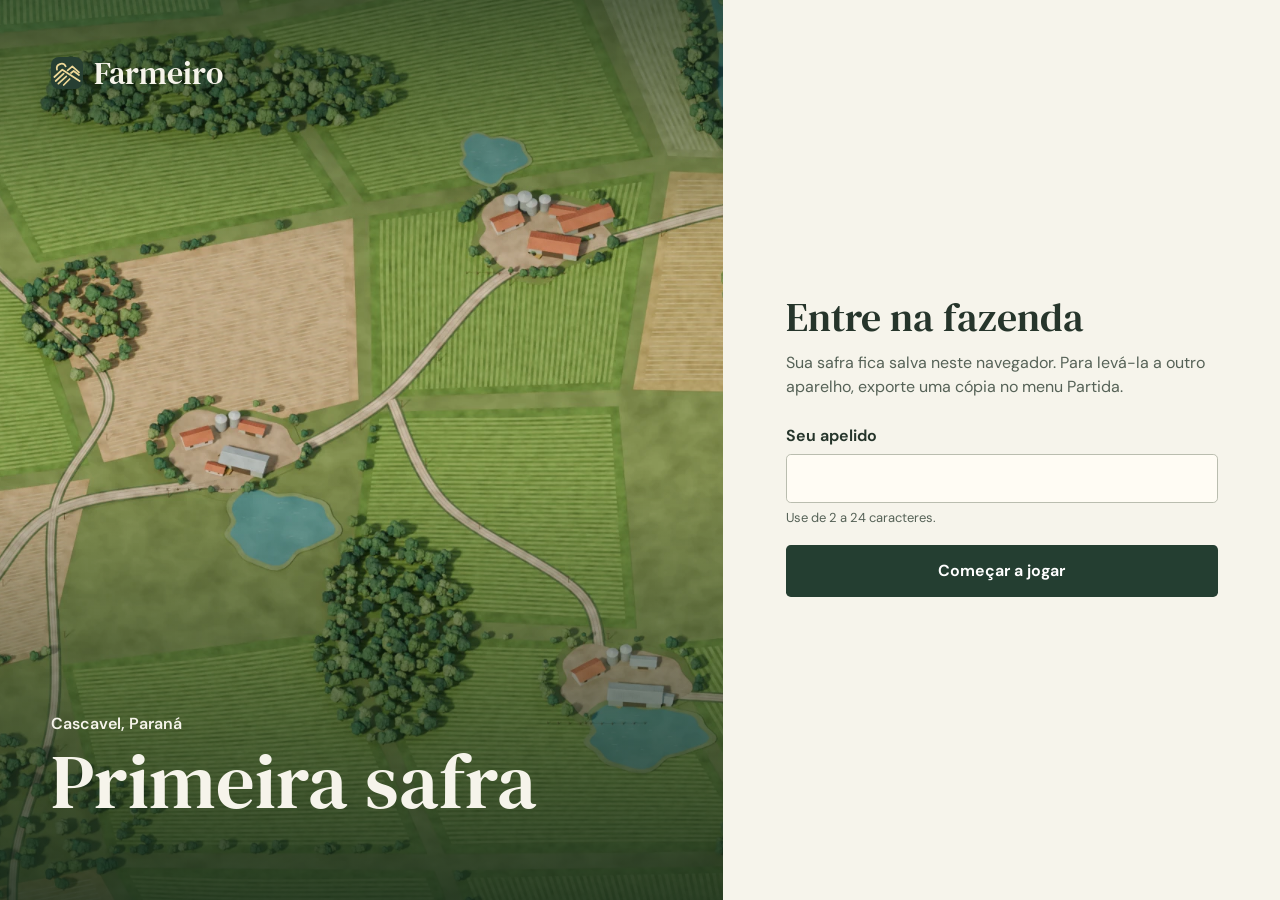
<file: index.html>
<!doctype html>
<html lang="pt-BR">
  <head>
    <meta charset="utf-8" />
    <meta name="viewport" content="width=device-width,initial-scale=1" />
    <meta name="theme-color" content="#243e31" />
    <title>Farmeiro | Primeira safra</title>
    <link rel="icon" href="./assets/marca.svg" type="image/svg+xml" />
    <link rel="stylesheet" href="./conta.css?v=65fb2d3040bd" />
    <style>
      #entry-title { overflow-wrap: anywhere; }
    </style>
    <script src="./perfil.js?v=836b3d10d109" defer></script>
    <script src="./entrada.js?v=a1baf0fd41f7" defer></script>
  </head>
  <body>
    <main class="entry">
      <div class="landscape">
        <img class="region" src="./assets/mapa.webp" alt="Mapa das propriedades rurais na região de Cascavel" />
        <div class="brand"><img src="./assets/marca.svg" alt="" /> Farmeiro</div>
        <div class="map-caption">
          <p>Cascavel, Paraná</p>
          <h1>Primeira safra</h1>
        </div>
      </div>
      <section class="entry-form" aria-labelledby="entry-title">
        <div class="inner">
          <h2 id="entry-title">Entre na fazenda</h2>
          <p id="local-save">Sua safra fica salva neste navegador. Para levá-la a outro aparelho, exporte uma cópia no menu Partida.</p>
          <form id="profile-form" hidden>
            <label for="nickname">Seu apelido</label>
            <input id="nickname" name="nickname" autocomplete="nickname" required minlength="2" maxlength="24"
              spellcheck="false" aria-describedby="nick-help form-error" />
            <small id="nick-help">Use de 2 a 24 caracteres.</small>
            <button type="submit" class="primary">Começar a jogar</button>
          </form>
          <a id="resume" class="primary" href="./jogar/" hidden>Continuar safra</a>
          <p id="form-error" class="error" role="alert"></p>
          <noscript>Ative o JavaScript do navegador para jogar.</noscript>
        </div>
      </section>
    </main>
  </body>
</html>
</file>
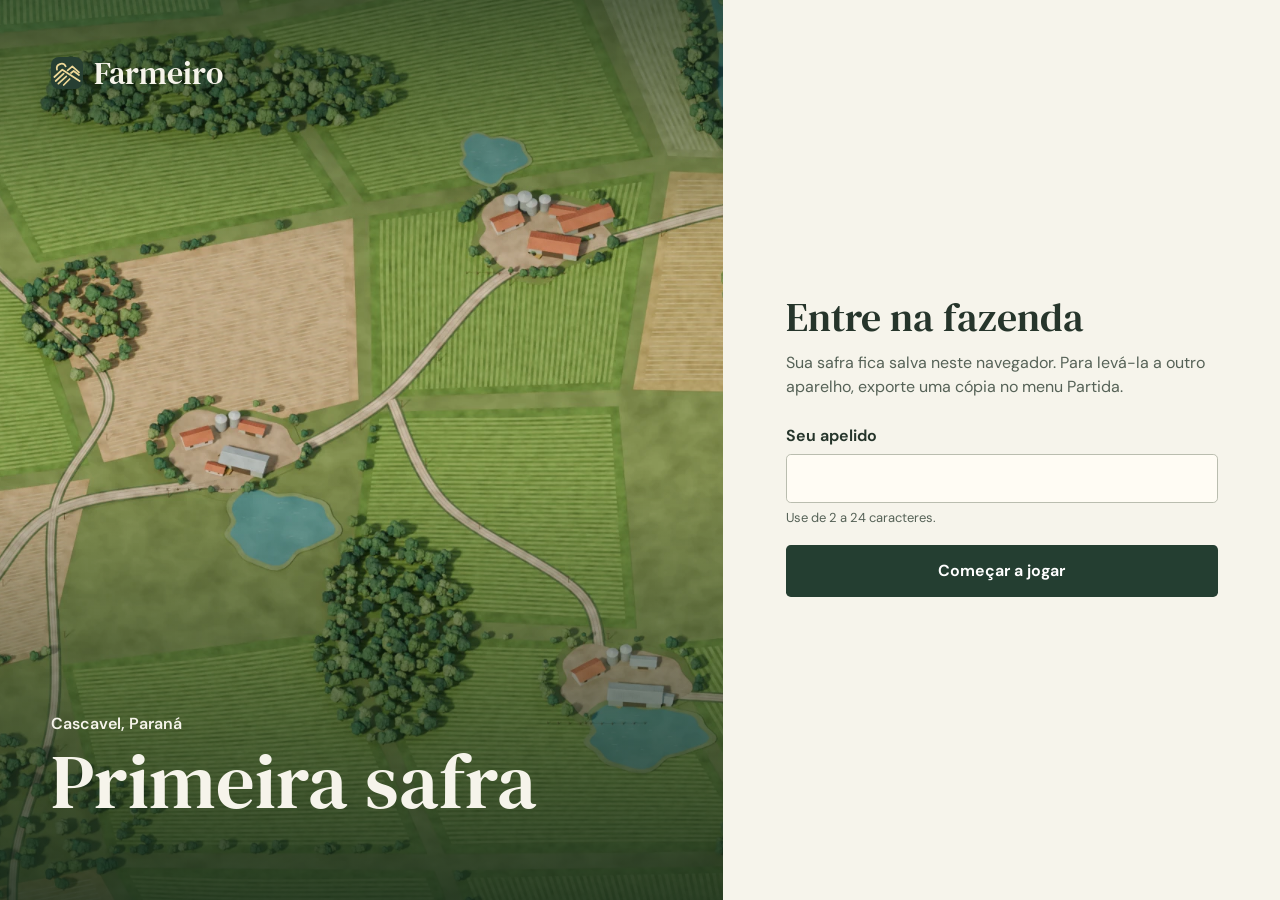
<file: jogar/index.html>
<!doctype html>
<html lang="pt-BR">
  <head>
    <base href="../" />
    <meta charset="utf-8" />
    <meta name="viewport" content="width=device-width,initial-scale=1" />
    <meta name="theme-color" content="#223d32" />
    <title>Farmeiro | Primeira safra</title>
    <link rel="icon" href="assets/marca.svg" type="image/svg+xml" />
    <link rel="stylesheet" href="style.css?v=1dd786490335" />
    <link rel="stylesheet" href="colheitadeira.css?v=6ad8cabf051a" />
    <link rel="stylesheet" href="caminhao.css?v=6deca9695f35" />
    <script type="importmap">
      {
        "imports": {
          "farmeiro/cabine": "./art/cabine-3d.mjs?v=1051b1e507fc",
          "farmeiro/caminhao": "./art/caminhao-3d.mjs?v=1d1004fec2f3",
          "three": "./assets/vendor/three-0.187.0/build/three.module.js",
          "three/addons/": "./assets/vendor/three-0.187.0/examples/jsm/"
        }
      }
    </script>
  </head>
  <body>
    <header id="top"></header>
    <div id="shell">
      <nav id="rail" aria-label="Navegação da fazenda"></nav>
      <main>
        <div id="heading"></div>
        <div id="layout">
          <section id="territory" aria-label="Mapa estratégico">
            <div id="map">
              <div id="viewport">
                <div id="world">
                  <img
                    id="terrain"
                    src="assets/mapa.webp"
                    alt="Vista aérea da região agrícola, com talhões, estradas, sedes e reservatórios"
                    draggable="false"
                  />
                  <canvas id="crops" aria-hidden="true"></canvas>
                  <div id="pins"></div>
                </div>
              </div>
              <div id="map-caption"></div>
              <div id="weather"></div>
              <div id="cartography"></div>
              <div id="map-tools"></div>
            </div>
            <div id="below"></div>
          </section>
          <div id="field-desk">
            <aside id="notebook" aria-label="Caderno de campo"></aside>
            <section id="home-stories" aria-label="Desafios da safra" hidden></section>
          </div>
        </div>
      </main>
    </div>
    <dialog id="dialog"><div id="dialog-content"></div></dialog>
    <div id="toast" role="status" aria-live="polite"></div>
    <noscript>Ative o JavaScript para jogar a primeira safra.</noscript>
    <script src="icons.js?v=615c3ce16a7f"></script>
    <script src="dados/clima/series.js?v=7f47fc9800f9"></script>
    <script src="clima-regional.js?v=780010a3013b"></script>
    <script src="mercado.js?v=1aafec2c9fe5"></script>
    <script src="engine.js?v=fc928d0fb683"></script>
    <script src="desafios/r01.js?v=17eaccf38391"></script>
    <script src="geometry.js?v=e4abfe00b907"></script>
    <script src="perfil.js?v=836b3d10d109" data-perfil-local></script>
    <script src="game.js?v=f8aa1b930a6f"></script>
    <script src="panels.js?v=560cb73c9718"></script>
    <script src="colheitadeira.js?v=ad959fda68c2"></script>
    <script src="caminhao.js?v=50b3c1eab5b5"></script>
    <script src="escoamento.js?v=105d195c0c6a"></script>
    <script src="operacao.js?v=bda4c4ca0163"></script>
    <script src="actions.js?v=ea5292adc7d2"></script>
  </body>
</html>
</file>
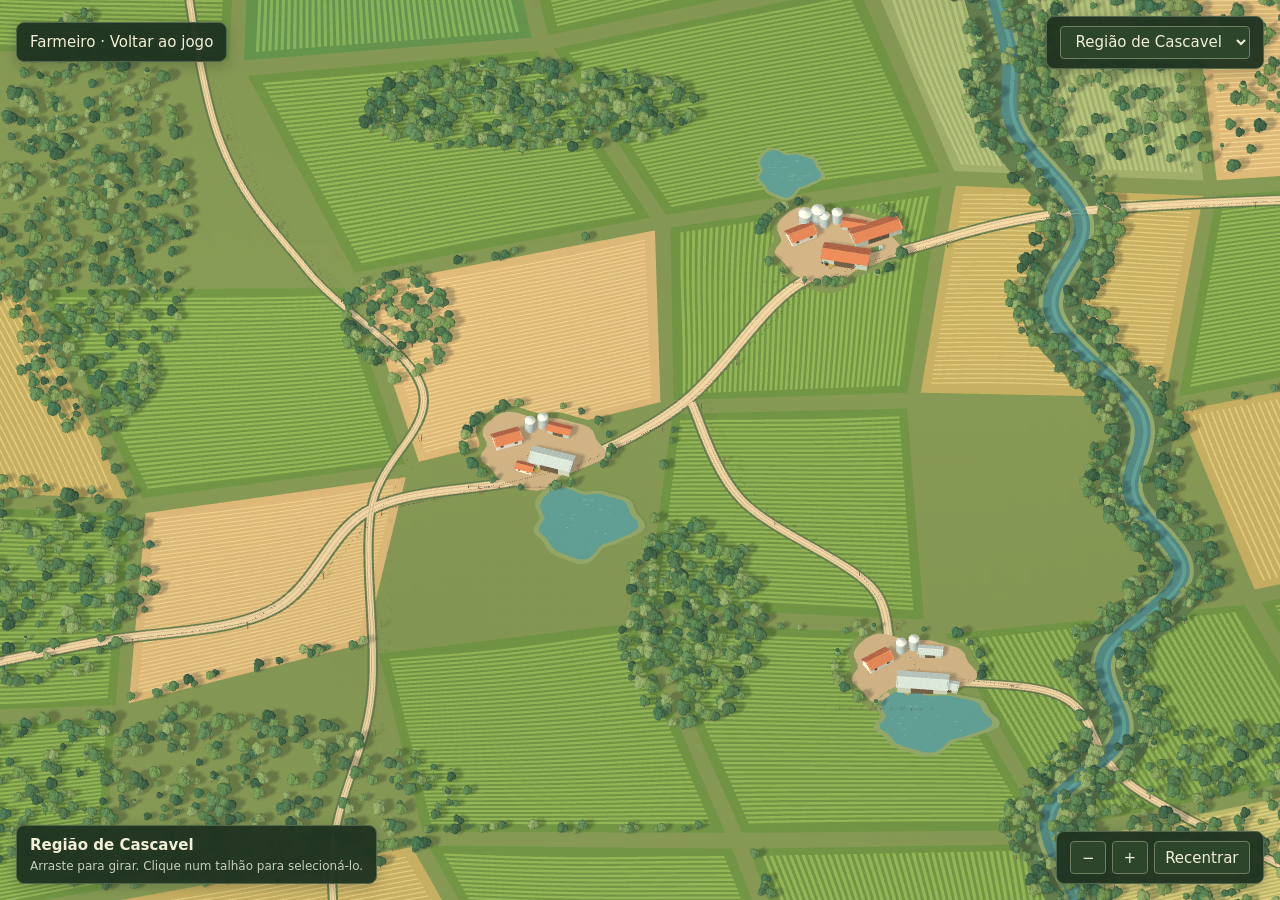
<file: art/vistoria-3d.html>
<!doctype html>
<html lang="pt-BR">
  <head>
    <meta charset="utf-8" />
    <meta name="viewport" content="width=device-width,initial-scale=1" />
    <title>Vistoria 3D · Farmeiro</title>
    <style>
      * {
        box-sizing: border-box;
      }
      body {
        margin: 0;
        color: #f2efd9;
        background: #29382a;
        font:
          15px/1.35 system-ui,
          sans-serif;
      }
      canvas {
        display: block;
        width: 100vw;
        height: 100dvh;
        touch-action: none;
        cursor: grab;
      }
      canvas:active {
        cursor: grabbing;
      }
      .bar,
      .info {
        position: fixed;
        left: 16px;
        right: 16px;
        display: flex;
        gap: 12px;
        align-items: center;
        justify-content: space-between;
        pointer-events: none;
      }
      .bar {
        top: 16px;
      }
      .info {
        bottom: 16px;
        align-items: flex-end;
      }
      .panel {
        border: 1px solid #52654d;
        border-radius: 8px;
        background: #203421f5;
        padding: 9px 13px;
        box-shadow: 0 3px 14px #15211440;
        pointer-events: auto;
      }
      a,
      button,
      select {
        font: inherit;
        color: inherit;
      }
      a {
        text-decoration: none;
      }
      button,
      select {
        background: #2c452b;
        border: 1px solid #6f7e61;
        border-radius: 4px;
        padding: 0.35em 0.7em;
        cursor: pointer;
      }
      a:focus-visible,
      button:focus-visible,
      select:focus-visible,
      canvas:focus-visible {
        outline: 3px solid #f4c166;
        outline-offset: 2px;
      }
      button:hover,
      select:hover {
        background: #3c5538;
      }
      .tools {
        display: flex;
        gap: 6px;
        flex-wrap: wrap;
      }
      #selected {
        font-weight: 650;
        display: block;
      }
      .hint {
        font-size: 12px;
        color: #c6cfb9;
        margin-top: 3px;
      }
      #msg {
        position: fixed;
        left: 50%;
        top: 50%;
        transform: translate(-50%, -50%);
        max-width: min(480px, 90vw);
        text-align: center;
      }
      #msg:empty {
        display: none;
      }
      @media (max-width: 660px) {
        .bar,
        .info {
          left: 8px;
          right: 8px;
        }
        .bar {
          top: 8px;
        }
        .info {
          bottom: 8px;
          gap: 4px;
        }
        .panel {
          padding: 6px 8px;
        }
        .hint {
          max-width: 50vw;
        }
        .tools {
          gap: 3px;
        }
        button,
        select {
          font-size: 13px;
        }
      }
    </style>
  </head>
  <body>
    <canvas
      id="map"
      tabindex="0"
      aria-label="Terras de Cascavel em três dimensões. Use as setas para girar a câmera, mais e menos para aproximar ou afastar."
    ></canvas>
    <div class="bar">
      <a class="panel" id="back" href="../jogar/">Farmeiro · Voltar ao jogo</a>
      <label class="panel"
        ><select id="place" aria-label="Posição da câmera">
          <option value="regiao">Região de Cascavel</option>
          <option value="helena">Santa Helena</option>
          <option value="vista">Boa Vista</option>
          <option value="clara">Água Clara</option>
        </select></label
      >
    </div>
    <div class="info">
      <div class="panel" aria-live="polite">
        <span id="selected">Vistoria da região</span>
        <div class="hint">Arraste para girar. Clique num talhão para selecioná-lo.</div>
      </div>
      <div class="panel tools">
        <button id="out" title="Afastar">−</button><button id="in" title="Aproximar">+</button
        ><button id="reset">Recentrar</button>
      </div>
    </div>
    <div class="panel" id="msg" role="status">Abrindo o modelo da região…</div>
    <script src="vistoria.js"></script>
  </body>
</html>
</file>
<file: conta.css>
@font-face {
  font-family: "DM Sans";
  src: url("./assets/fonts/DM-Sans.ttf") format("truetype");
  font-weight: 100 1000;
  font-display: swap;
}
@font-face {
  font-family: "DM Serif Text";
  src: url("./assets/fonts/DM-Serif-Text.ttf") format("truetype");
  font-display: swap;
}
:root {
  --forest: #243e31;
  --paper: #f6f4eb;
  --line: #babdaf;
  --ink: #26352b;
  --mute: #566257;
  --gold: #e7c578;
  color-scheme: light;
}
* {
  box-sizing: border-box;
}
body {
  margin: 0;
  background: var(--paper);
  color: var(--ink);
  font:
    1rem/1.5 "DM Sans",
    sans-serif;
}
[hidden] {
  display: none !important;
}
.entry {
  display: grid;
  grid-template-columns: minmax(0, 1.3fr) minmax(22rem, 1fr);
  min-height: 100svh;
}
.landscape {
  min-height: 37rem;
  position: relative;
  overflow: hidden;
  background: var(--forest);
  color: var(--paper);
}
.region {
  width: 100%;
  height: 100%;
  position: absolute;
  object-fit: cover;
  object-position: 54% center;
}
.landscape::after {
  content: "";
  position: absolute;
  inset: 0;
  background: linear-gradient(
    180deg,
    rgb(20 40 26 / 0.56),
    transparent 28%,
    transparent 52%,
    rgb(20 40 26 / 0.8)
  );
}
.brand,
.map-caption {
  position: absolute;
  z-index: 1;
  inset-inline-start: clamp(1.5rem, 4vw, 4.25rem);
}
.brand {
  top: clamp(1.5rem, 4vw, 3.25rem);
  display: flex;
  align-items: center;
  gap: 0.65rem;
  font:
    2rem "DM Serif Text",
    Georgia,
    serif;
}
.brand img {
  width: 2rem;
  height: 2rem;
}
.map-caption {
  bottom: clamp(2rem, 6vw, 5rem);
}
.map-caption p {
  margin: 0 0 0.25rem;
  font-weight: 600;
}
h1,
h2 {
  margin: 0;
  font-family: "DM Serif Text", Georgia, serif;
  font-weight: 400;
  line-height: 1.08;
}
h1 {
  font-size: clamp(3.1rem, 6vw, 6.5rem);
}
h2 {
  font-size: clamp(2.35rem, 3.1vw, 3.55rem);
}
.entry-form {
  display: grid;
  align-items: center;
  padding: clamp(2rem, 4vw, 5rem);
}
.inner {
  width: 100%;
  max-width: 27rem;
  margin: 0 auto;
}
.switch {
  display: flex;
  border-bottom: 1px solid var(--line);
  gap: 1.7rem;
  margin-bottom: clamp(1.8rem, 5vh, 3.7rem);
}
button,
input {
  font: inherit;
}
button {
  cursor: pointer;
}
.switch button,
.link {
  background: none;
  border: 0;
  color: var(--forest);
  padding: 0.55rem 0;
  font-weight: 650;
}
.switch button {
  border-bottom: 2px solid transparent;
  margin-bottom: -1px;
}
.switch [aria-pressed="true"] {
  border-bottom-color: var(--forest);
}
.entry-form p {
  margin: 0.75rem 0 1.6rem;
  color: var(--mute);
}
label {
  display: block;
  font-weight: 650;
  margin: 0.9rem 0 0.35rem;
}
input {
  width: 100%;
  border: 1px solid var(--line);
  background: #fffcf4;
  color: var(--ink);
  border-radius: 0.3rem;
  padding: 0.72rem 0.85rem;
}
small {
  display: block;
  margin-top: 0.28rem;
  font-size: 0.81rem;
  color: var(--mute);
}
button:focus-visible,
input:focus-visible {
  outline: 3px solid #a97828;
  outline-offset: 3px;
}
.primary {
  width: 100%;
  margin: 1.15rem 0 0.45rem;
  border: 0;
  border-radius: 0.3rem;
  color: #fff;
  background: var(--forest);
  padding: 0.86rem 1rem;
  font-weight: 650;
}
.primary:hover {
  background: #37543f;
}
a.primary {
  display: block;
  text-align: center;
  text-decoration: none;
}
a:focus-visible {
  outline: 3px solid #a97828;
  outline-offset: 3px;
}
button:disabled {
  cursor: wait;
  opacity: 0.7;
}
.link {
  text-underline-offset: 3px;
  text-decoration: underline;
  font-size: 0.88rem;
}
.entry-form p.error {
  margin: 0.6rem 0 0;
  color: #89351e;
}
.error:empty {
  display: none;
}
.copy {
  display: flex;
  align-items: center;
  gap: 0.75rem;
  flex-wrap: wrap;
}
#issued-code {
  font: 600 0.95rem/1.5 monospace;
  letter-spacing: 0.025em;
}
@media (max-width: 720px) {
  .entry {
    display: flex;
    flex-direction: column;
  }
  .landscape {
    min-height: clamp(10.5rem, 27svh, 16rem);
  }
  .brand,
  .map-caption {
    inset-inline-start: 1.35rem;
  }
  .brand {
    top: 0.85rem;
    font-size: 1.45rem;
    gap: 0.4rem;
  }
  .brand img {
    width: 1.5rem;
    height: 1.5rem;
  }
  .map-caption {
    bottom: 1rem;
  }
  .map-caption p {
    font-size: 0.8rem;
  }
  h1 {
    font-size: 2.7rem;
  }
  .entry-form {
    padding: 1.5rem 1.35rem 2rem;
  }
  .switch {
    margin-bottom: 1.4rem;
  }
}
</file>
